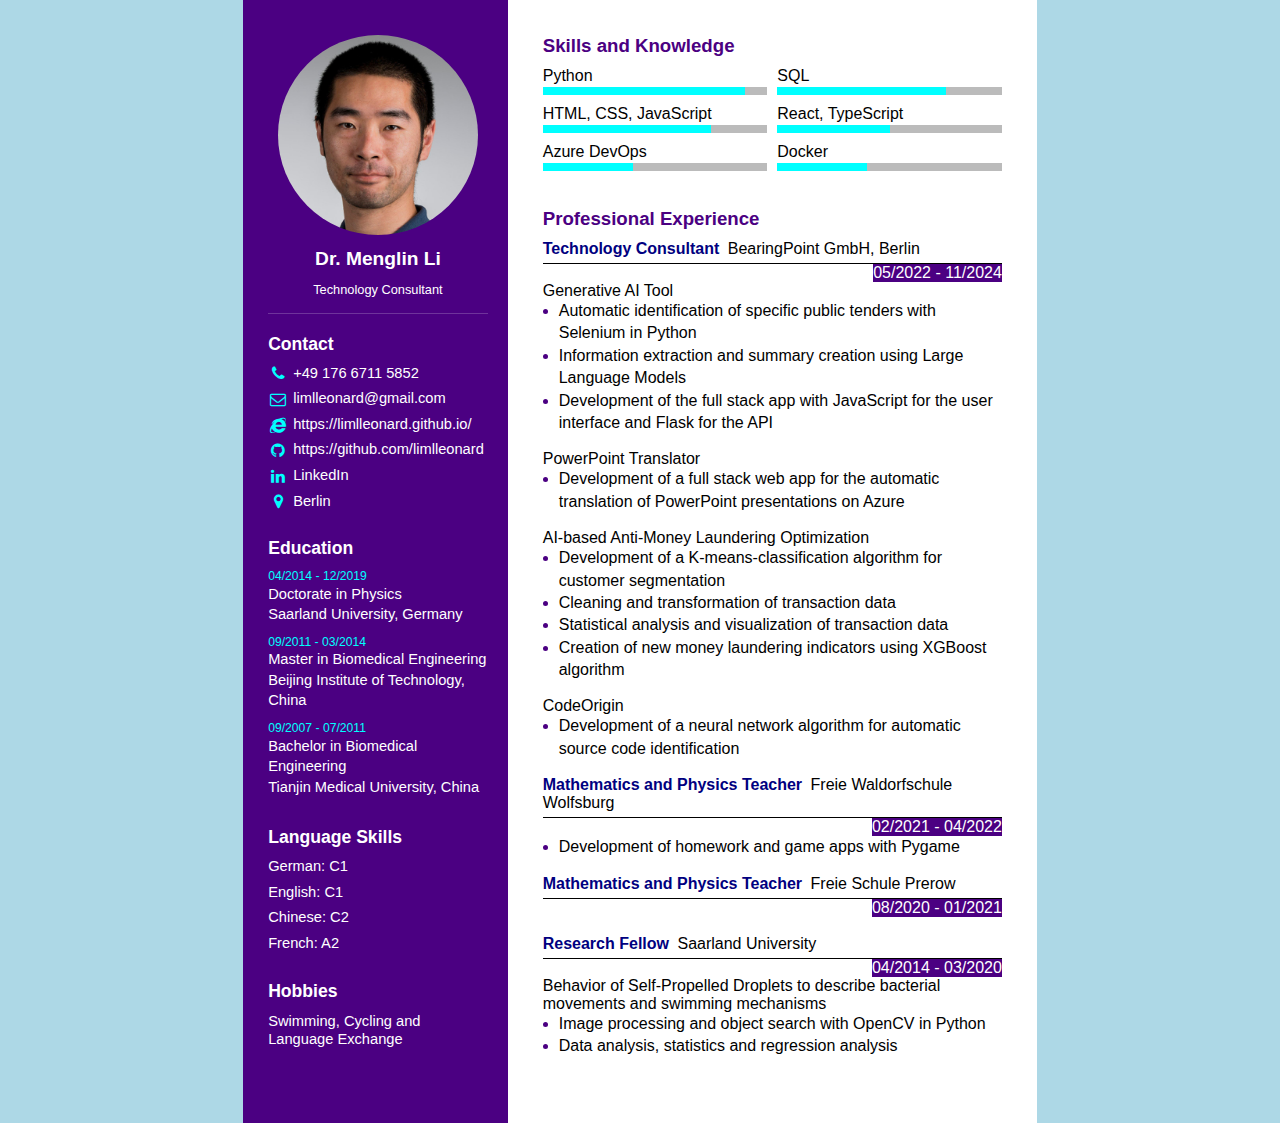
<file: index_en_dev.html>
<!DOCTYPE html>
<html lang="en">
<head>
    <meta charset="UTF-8">
    <meta name="viewport" content="width=device-width, initial-scale=1.0">
    <title>CV_MenglinLi_en</title>
    <link rel="stylesheet" href="https://cdnjs.cloudflare.com/ajax/libs/font-awesome/4.7.0/css/font-awesome.css" integrity="sha512-5A8nwdMOWrSz20fDsjczgUidUBR8liPYU+WymTZP1lmY9G6Oc7HlZv156XqnsgNUzTyMefFTcsFH/tnJE/+xBg==" crossorigin="anonymous" referrerpolicy="no-referrer" />
    <link rel="stylesheet" href="styles.css">
</head>
<body>
    <div class="page" id="page1">
        <div class="left">
            <div class="left1 ctn-foto-name">
                <div class="ctn-foto1">
                    <img src="img1/foto1.png" alt="Photo">
                </div>
                <h2>Dr. Menglin Li<br><span>Technology Consultant</span></h2>
            </div>
            <div class="left1 ctn-ul contact">
                <h3 class="title">Contact</h3>
                <ul>
                    <li>
                        <span class="icon"><i class="fa fa-phone" aria-hidden="true"></i></span>
                        <span class="text">+49 176 6711 5852</span>
                    </li>
                    <li>
                        <span class="icon"><i class="fa fa-envelope-o" aria-hidden="true"></i></span>
                        <span class="text">limlleonard@gmail.com</span>
                    </li>
                    <li>
                        <span class="icon"><i class="fa fa-internet-explorer" aria-hidden="true"></i></span>
                        <a href="https://limlleonard.github.io/" class="text" target="_blank">https://limlleonard.github.io/</a>
                    </li>
                    <li>
                        <span class="icon"><i class="fa fa-github" aria-hidden="true"></i></span>
                        <a href="https://github.com/limlleonard" class="text" target="_blank">https://github.com/limlleonard</a>
                    </li>
                    <li>
                        <span class="icon"><i class="fa fa-linkedin" aria-hidden="true"></i></span>
                        <a href="https://www.linkedin.com/in/menglin-li0/" class="text" target="_blank">LinkedIn</a>
                        <span class="text"></span>
                    </li>
                    <li>
                        <span class="icon"><i class="fa fa-map-marker" aria-hidden="true"></i></span>
                        <span class="text">Berlin</span>
                    </li>
                </ul>
            </div>

            <div class="ctn-ul bildung">
                <h3 class="title">Education</h3>
                <ul>
                    <li>
                        <h5>04/2014 - 12/2019</h5>
                        <h4>Doctorate in Physics</h4>
                        <h4>Saarland University, Germany</h4>
                    </li>
                    <li>
                        <h5>09/2011 - 03/2014</h5>
                        <h4>Master in Biomedical Engineering</h4>
                        <h4>Beijing Institute of Technology, China</h4>
                    </li>
                    <li>
                        <h5>09/2007 - 07/2011</h5>
                        <h4>Bachelor in Biomedical Engineering</h4>
                        <h4>Tianjin Medical University, China</h4>
                    </li>
                </ul>
            </div>
            <div class="ctn-ul language">
                <h3 class="title">Language Skills</h3>
                <ul>
                    <li>
                        <span class="text">German: </span>
                        <span class="level">C1</span>
                    </li>
                    <li>
                        <span class="text">English: </span>
                        <span class="level">C1</span>
                    </li>
                    <li>
                        <span class="text">Chinese: </span>
                        <span class="level">C2</span>
                    </li>
                    <li>
                        <span class="text">French: </span>
                        <span class="level">A2</span>
                    </li>
                </ul>
            </div>
            <div class="ctn-ul hobby">
                <h3 class="title">Hobbies</h3>
                <span>Swimming, Cycling and Language Exchange</span>
            </div>
        </div>
        <div class="right" id="right0">
            <div class="right1 skills">
                <h2 class="title2">Skills and Knowledge</h2>
                <ul>
                    <li>
                        <span class="text">Python</span>
                        <span class="percent">
                            <div style="width: 90%;"></div>
                        </span>
                    </li>
                    <li>
                        <span class="text">SQL</span>
                        <span class="percent">
                            <div style="width: 75%;"></div>
                        </span>
                    </li>
                    <li>
                        <span class="text">HTML, CSS, JavaScript</span>
                        <span class="percent">
                            <div style="width: 75%;"></div>
                        </span>
                    </li>
                    <li>
                        <span class="text">React, TypeScript</span>
                        <span class="percent">
                            <div style="width: 50%;"></div>
                        </span>
                    </li>
                    <li>
                        <span class="text">Azure DevOps</span>
                        <span class="percent">
                            <div style="width: 40%;"></div>
                        </span>
                    </li>
                    <li>
                        <span class="text">Docker</span>
                        <span class="percent">
                            <div style="width: 40%;"></div>
                        </span>
                    </li>
                </ul>
            </div>
            <div class="right1 erfahrungen">
                <h2 class="title2">Professional Experience</h2>
                <div class="erfahrung">
                    <h3>
                        <span class="stelle">Technology Consultant</span>
                        <span class="arbeitgeber">BearingPoint GmbH, Berlin</span>
                    </h3>
                    <span class="zeit">05/2022 - 11/2024</span>
                    <div class="project">
                        <p class="project-name">Generative AI Tool</p>
                        <ul>
                            <li>Automatic identification of specific public tenders with Selenium in Python</li>
                            <li>Information extraction and summary creation using Large Language Models</li>
                            <li>Development of the full stack app with JavaScript for the user interface and Flask for the API</li>
                        </ul>
                    </div>
                    <div class="project">
                        <p class="project-name">PowerPoint Translator</p>
                        <ul>
                            <li>Development of a full stack web app for the automatic translation of PowerPoint presentations on Azure</li>
                        </ul>
                    </div>
                    <div class="project">
                        <p class="project-name">AI-based Anti-Money Laundering Optimization</p>
                        <ul>
                            <li>Development of a K-means-classification algorithm for customer segmentation</li>
                            <li>Cleaning and transformation of transaction data</li>
                            <li>Statistical analysis and visualization of transaction data</li>
                            <li>Creation of new money laundering indicators using XGBoost algorithm</li>
                        </ul>
                    </div>
                    <div class="project">
                        <p class="project-name">CodeOrigin</p>
                        <ul>
                            <li>Development of a neural network algorithm for automatic source code identification</li>
                        </ul>
                    </div>
                </div>
                <div class="erfahrung">
                    <h3>
                        <span class="stelle">Mathematics and Physics Teacher</span>
                        <span class="arbeitgeber">Freie Waldorfschule Wolfsburg</span>
                    </h3>
                    <span class="zeit">02/2021 - 04/2022</span>
                    <div class="project">
                        <ul>
                            <li>Development of homework and game apps with Pygame</li>
                        </ul>
                    </div>
                </div>
                <div class="erfahrung">
                    <h3>
                        <span class="stelle">Mathematics and Physics Teacher</span>
                        <span class="arbeitgeber">Freie Schule Prerow</span>
                    </h3>
                    <span class="zeit">08/2020 - 01/2021</span>
                </div>
                <br>
                <div class="erfahrung">
                    <h3>
                        <span class="stelle">Research Fellow</span>
                        <span class="arbeitgeber">Saarland University</span>
                    </h3>
                    <span class="zeit">04/2014 - 03/2020</span>
                    <div class="project">
                        <p class="project-name">Behavior of Self-Propelled Droplets to describe bacterial movements and swimming mechanisms</p>
                        <ul>
                            <li>Image processing and object search with OpenCV in Python</li>
                            <li>Data analysis, statistics and regression analysis</li>
                        </ul>
                    </div>
                </div>
            </div>
        </div>
    </div>
</body>
</html>
</file>
<file: styles.css>
* {
	margin: 0;
	padding: 0;
	font-family: Arial, sans-serif;
	box-sizing: border-box;
    /* border: 1px solid red; */
}
body {
    font-size: 12pt;
	background: lightblue;
}
.page {
    width: 210mm;
    height: 297mm;
    margin: auto;
    page-break-after: always;
    display:grid;
    grid-template-columns: 1fr 2fr;
}
.page .left {
	position:relative;
	background: indigo;
	padding: 35px 20px 35px 25px;
}
.ctn-foto-name{
	position: relative;
	display: flex;
	flex-direction: column;
	align-items: center;
	padding-bottom: 10px;
	border-bottom: 1px solid rgba(255,255,255,0.2);
}
.ctn-foto-name .ctn-foto1 {
	position: relative;
	width: 200px;
	height: 200px;
	border-radius: 50%;
	overflow: hidden;
}
.ctn-foto-name .ctn-foto1 img {
	position: absolute;
	top:0;
	left:0;
	width: 100%;
	height: 100%;
	object-fit: contain;
}
.ctn-foto-name h2{
	color: white;
	font-size: 1.2rem;
	margin-top: 10px;
	text-align: center;
	font-weight: 600;
	line-height: 1.5;
}
.ctn-foto-name h2 span {
	font-size: 0.8rem;
	font-weight: 300;
}

.ctn-ul {
	padding-top: 20px;
}
.ctn-ul .title {
	color: white;
	font-weight: 600;
	margin-bottom: 10px;
    font-size: 1.1rem;
}
.ctn-ul ul {
	position: relative;
}
.ctn-ul ul li {
	position: relative;
	list-style: none;
	margin: 8px 0;
}
.contact ul li {
	display: flex;
}
.ctn-ul ul li .icon {
	/* display: inline-block; */
	display: flex;
	justify-content: center;
	align-items: center;
	width: 20px;
	margin-right: 5px;
	font-size: 1rem;
	color: aqua;
}
.ctn-ul ul li, .ctn-ul span, .ctn-ul a {
	color: white;
    font-size: 11pt;
	font-weight: 300;
    line-height: 1.2;
	text-decoration: none;
}
.bildung ul li {
	margin-bottom: 10px;
}
.bildung h5 {
	color: aqua;
	font-weight: 500;
}
.bildung h4:nth-child(2) {
	color: white;
	font-weight: 500;
}
.bildung h4 {
	color: white;
	font-weight: 200;
	line-height: 1.4;
}

.page .right{
	position:relative;
    background: white;
	padding: 35px;
}
.skills {
    margin-bottom: 2em
}
.right1 .title2 {
	font-weight: 600;
	margin-bottom: 10px;
    font-size: 14pt;
    color: indigo;
}
.skills ul {
    display: grid;
    grid-template-columns: repeat(2, 1fr);
    gap: 5px 10px;
	list-style: none;
}
.skills .text {
    margin-bottom: 10px;
}
.skills .percent {
	position: relative;
	width: 100%;
	height: 8px;
	background: #bbb;
	display: block;
	margin-bottom: 5px;
    margin-top: 2px;
}
.skills .percent div {
	position: absolute;
	height: 100%;
	background: aqua;
}
.erfahrung {
    display: flex;
    flex-direction: column;
}
.erfahrung h3 {
    font-size: 12pt;
    font-weight: 400;
    padding-bottom: 5px;
    border-bottom: 1px solid black;
}
.erfahrung h3 .stelle {
    color: navy;
    font-weight: 600;
    margin-right: 3pt;
}
.erfahrung .zeit {
    background-color: indigo;
    color: white;
    margin-left: auto;
    /* margin-bottom: -1em; */
}
.erfahrung .project {
    margin-bottom: 1em;
}
.erfahrung .project ul {
    padding-left: 1em;
    line-height: 1.4;
}
.erfahrung .project ul li::marker {
    color: indigo;
}
</file>
